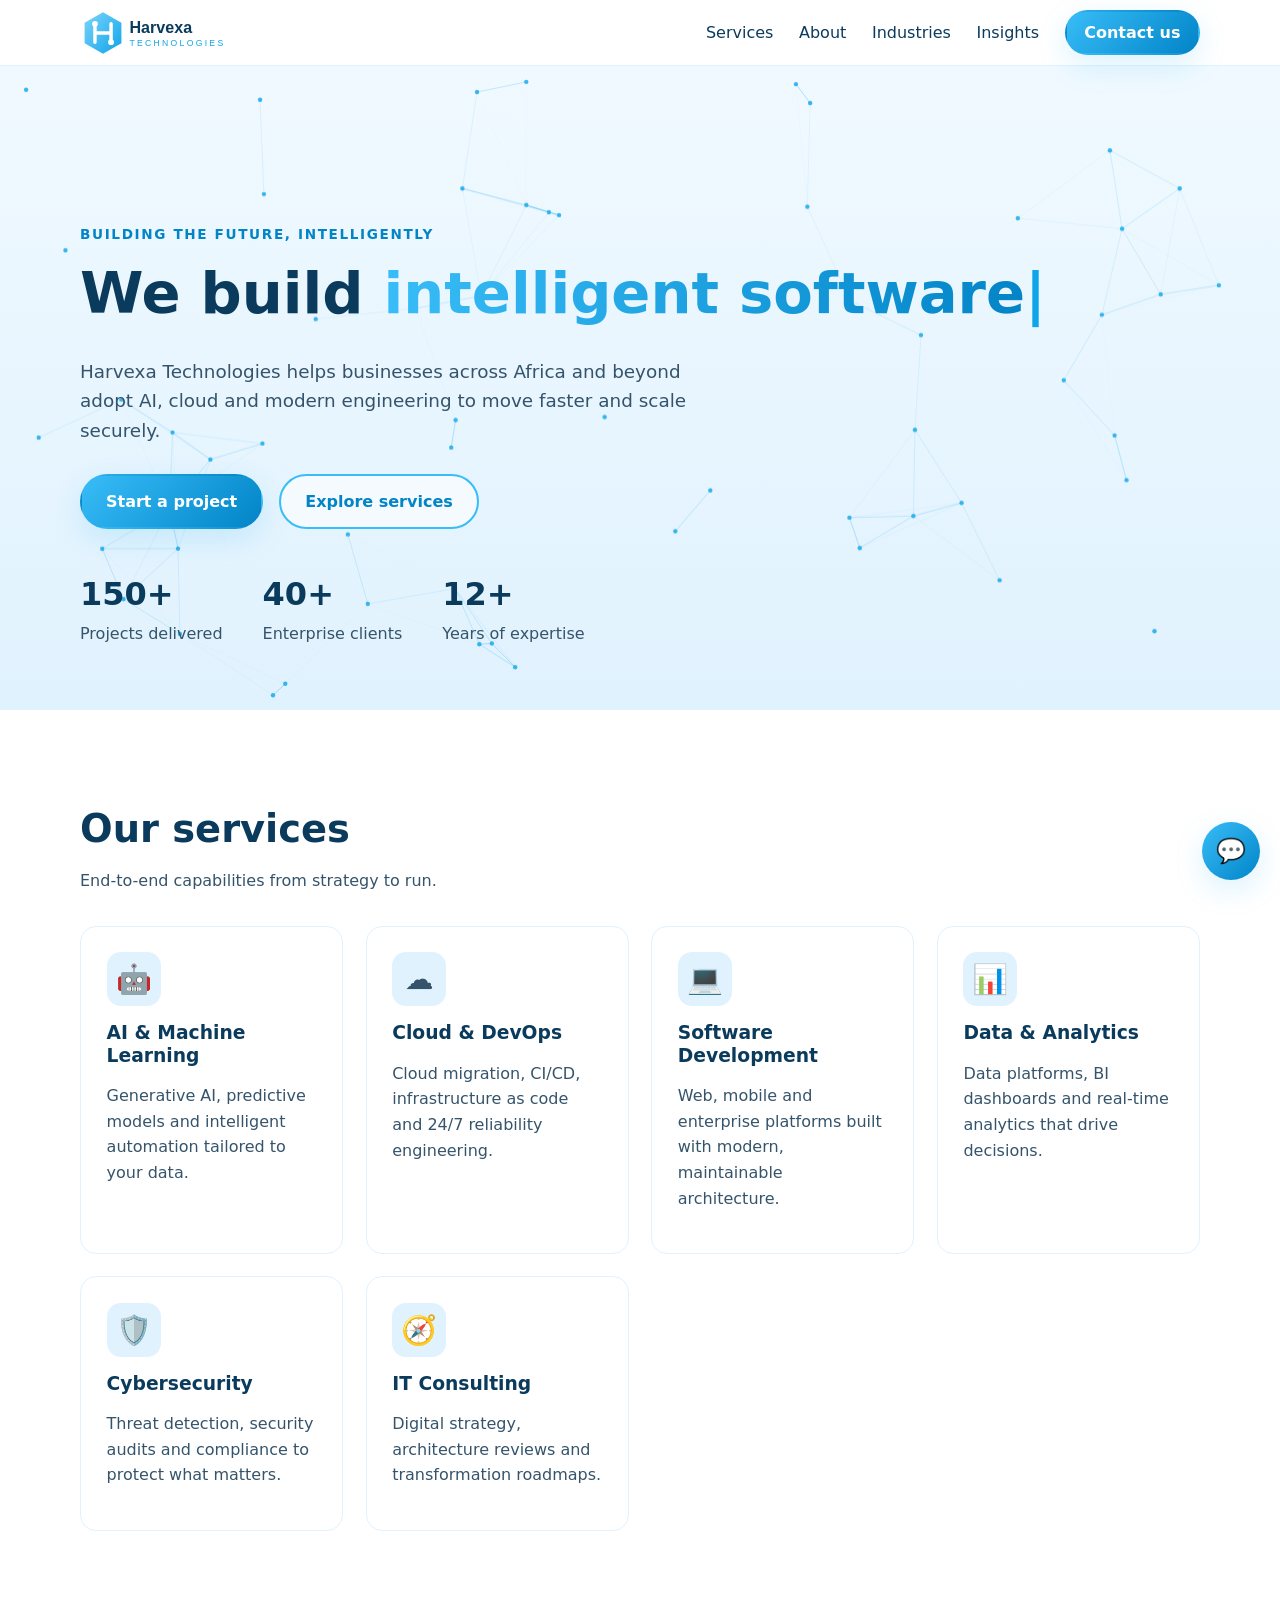
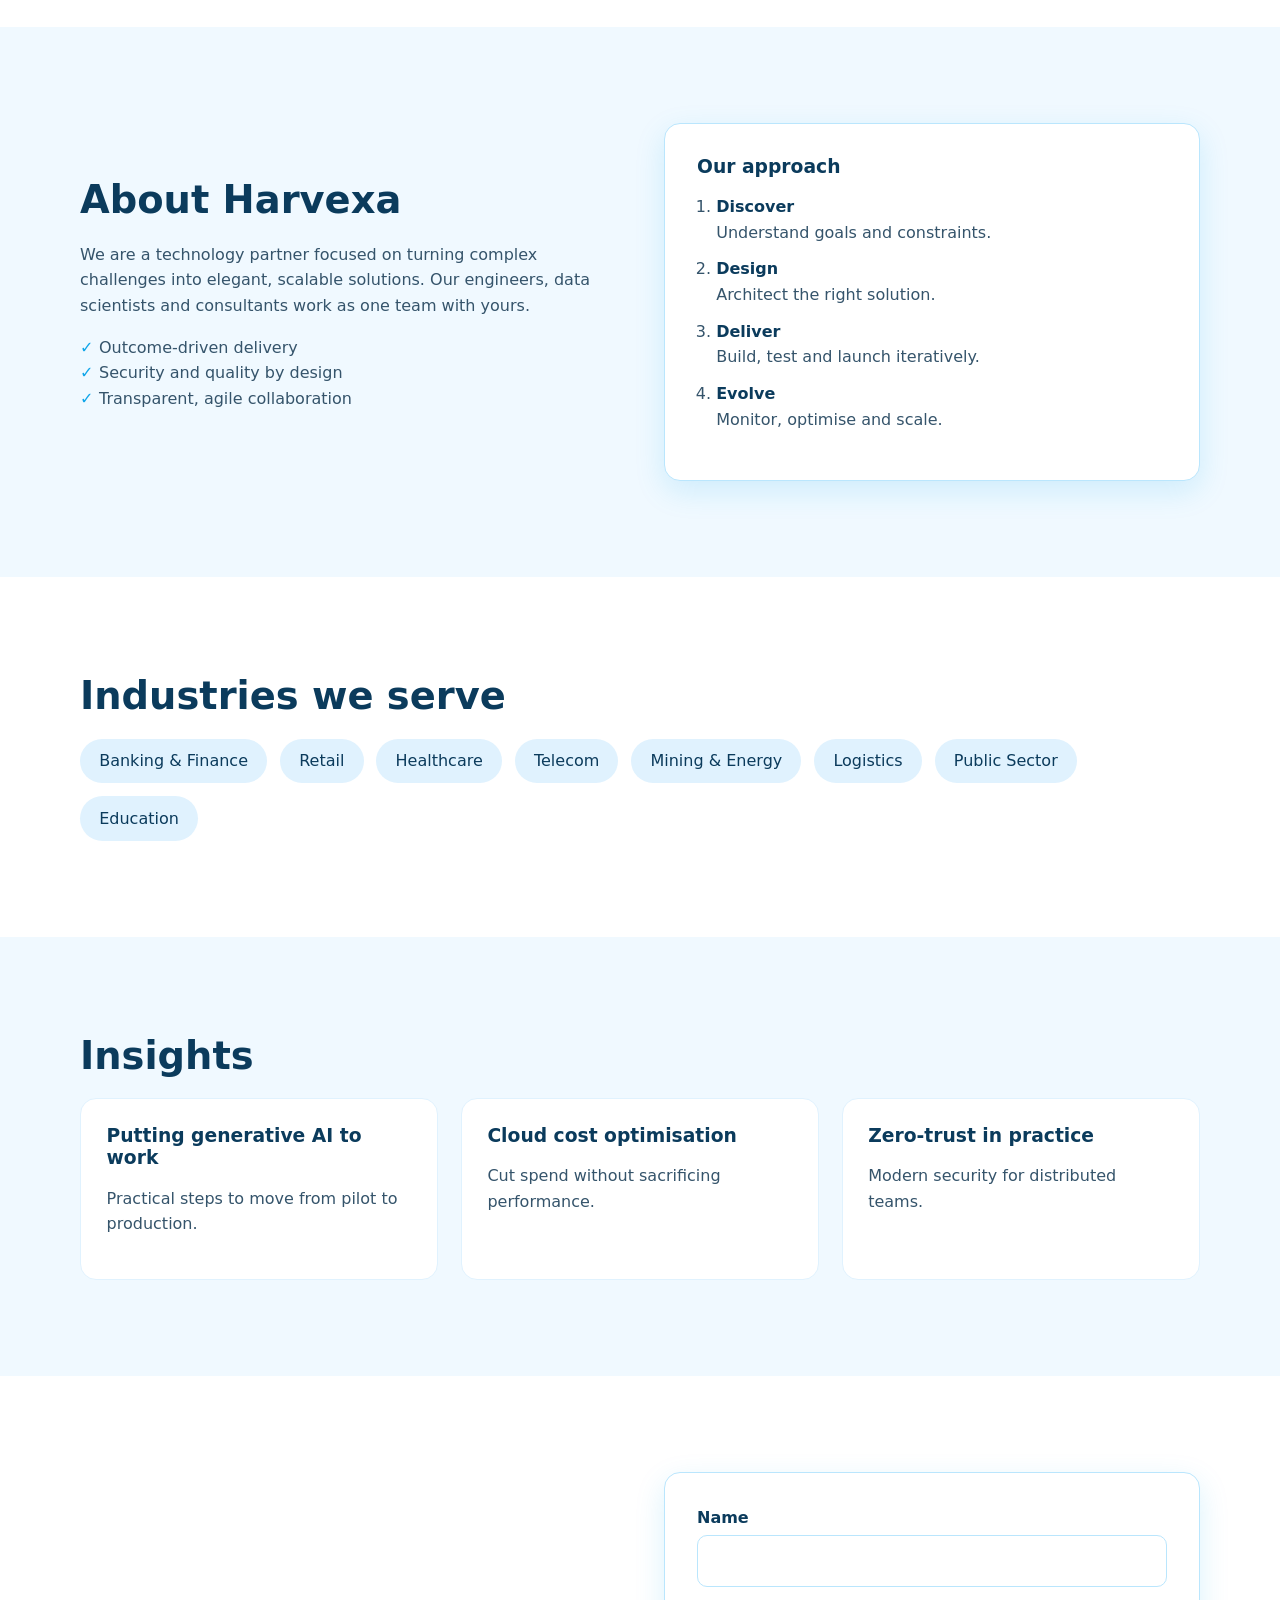
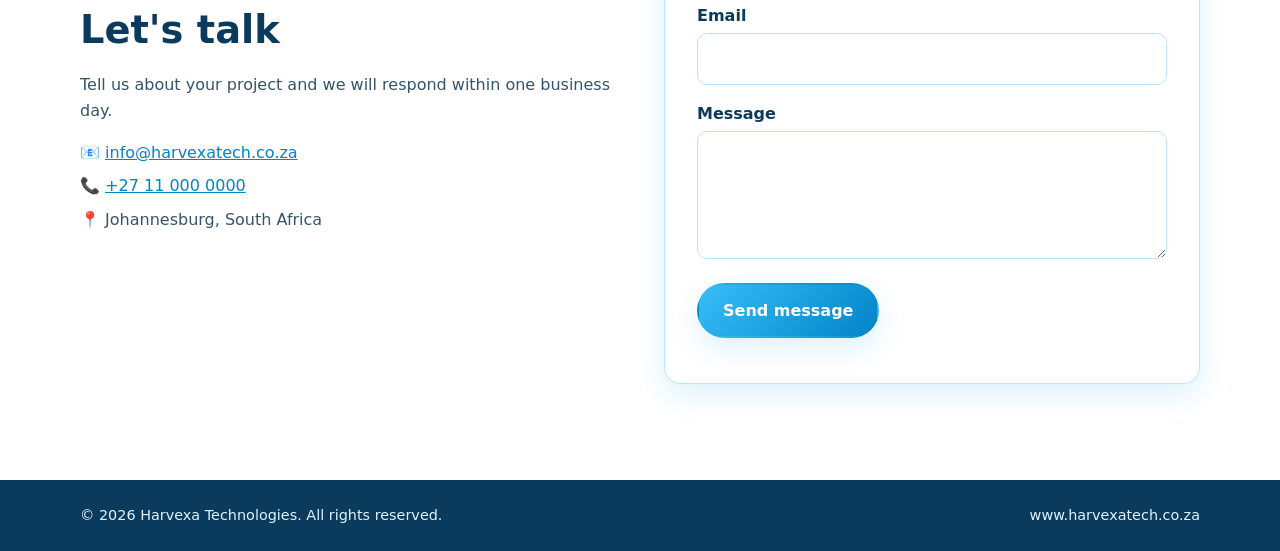
<file: src/index.html>
<!DOCTYPE html>
<html lang="en">

<head>
    <meta charset="utf-8">
    <meta name="viewport" content="width=device-width, initial-scale=1">
    <title>Harvexa Technologies | AI, Cloud &amp; Software Engineering</title>
    <meta name="description"
        content="Harvexa Technologies delivers AI, cloud, cybersecurity, data and software solutions that help enterprises grow.">
    <meta name="theme-color" content="#0ea5e9">
    <link rel="canonical" href="https://www.harvexatech.co.za/">
    <link rel="icon" href="assets/img/favicon.svg" type="image/svg+xml">
    <link rel="manifest" href="site.webmanifest">
    <meta property="og:title" content="Harvexa Technologies">
    <meta property="og:description" content="AI, cloud, cybersecurity, data and software solutions.">
    <meta property="og:url" content="https://www.harvexatech.co.za/">
    <meta property="og:type" content="website">
    <link rel="stylesheet" href="assets/css/styles.css">
</head>

<body>
    <a class="skip" href="#main">Skip to content</a>

    <header class="nav" id="nav">
        <div class="container nav-inner">
            <a href="#home" class="brand" aria-label="Harvexa Technologies home">
                <img src="assets/img/logo.svg" alt="Harvexa Technologies" width="200" height="50">
            </a>
            <button class="burger" id="burger" aria-label="Toggle menu" aria-expanded="false" aria-controls="menu">
                <span></span><span></span><span></span>
            </button>
            <nav id="menu" class="menu" aria-label="Primary">
                <a href="#services">Services</a>
                <a href="#about">About</a>
                <a href="#industries">Industries</a>
                <a href="#insights">Insights</a>
                <a href="#contact" class="btn btn-primary btn-sm">Contact us</a>
            </nav>
        </div>
    </header>

    <main id="main">
        <section class="hero" id="home">
            <canvas id="neural" aria-hidden="true"></canvas>
            <div class="container hero-content">
                <p class="eyebrow">Building the future, intelligently</p>
                <h1>We build <span id="typed" class="grad" aria-live="polite">intelligent software</span><span
                        class="caret">|</span></h1>
                <p class="lead">Harvexa Technologies helps businesses across Africa and beyond adopt AI, cloud and
                    modern engineering to move faster and scale securely.</p>
                <div class="cta">
                    <a href="#contact" class="btn btn-primary">Start a project</a>
                    <a href="#services" class="btn btn-ghost">Explore services</a>
                </div>
                <ul class="stats">
                    <li><strong data-count="150">0</strong><span>Projects delivered</span></li>
                    <li><strong data-count="40">0</strong><span>Enterprise clients</span></li>
                    <li><strong data-count="12">0</strong><span>Years of expertise</span></li>
                </ul>
            </div>
        </section>

        <section class="section" id="services">
            <div class="container">
                <h2>Our services</h2>
                <p class="sub">End-to-end capabilities from strategy to run.</p>
                <div class="grid">
                    <article class="card reveal">
                        <div class="ico">🤖</div>
                        <h3>AI &amp; Machine Learning</h3>
                        <p>Generative AI, predictive models and intelligent automation tailored to your data.</p>
                    </article>
                    <article class="card reveal">
                        <div class="ico">☁️</div>
                        <h3>Cloud &amp; DevOps</h3>
                        <p>Cloud migration, CI/CD, infrastructure as code and 24/7 reliability engineering.</p>
                    </article>
                    <article class="card reveal">
                        <div class="ico">💻</div>
                        <h3>Software Development</h3>
                        <p>Web, mobile and enterprise platforms built with modern, maintainable architecture.</p>
                    </article>
                    <article class="card reveal">
                        <div class="ico">📊</div>
                        <h3>Data &amp; Analytics</h3>
                        <p>Data platforms, BI dashboards and real-time analytics that drive decisions.</p>
                    </article>
                    <article class="card reveal">
                        <div class="ico">🛡️</div>
                        <h3>Cybersecurity</h3>
                        <p>Threat detection, security audits and compliance to protect what matters.</p>
                    </article>
                    <article class="card reveal">
                        <div class="ico">🧭</div>
                        <h3>IT Consulting</h3>
                        <p>Digital strategy, architecture reviews and transformation roadmaps.</p>
                    </article>
                </div>
            </div>
        </section>

        <section class="section alt" id="about">
            <div class="container split">
                <div class="reveal">
                    <h2>About Harvexa</h2>
                    <p>We are a technology partner focused on turning complex challenges into elegant, scalable
                        solutions. Our engineers, data scientists and consultants work as one team with yours.</p>
                    <ul class="ticks">
                        <li>Outcome-driven delivery</li>
                        <li>Security and quality by design</li>
                        <li>Transparent, agile collaboration</li>
                    </ul>
                </div>
                <div class="panel reveal">
                    <h3>Our approach</h3>
                    <ol class="steps">
                        <li><b>Discover</b> Understand goals and constraints.</li>
                        <li><b>Design</b> Architect the right solution.</li>
                        <li><b>Deliver</b> Build, test and launch iteratively.</li>
                        <li><b>Evolve</b> Monitor, optimise and scale.</li>
                    </ol>
                </div>
            </div>
        </section>

        <section class="section" id="industries">
            <div class="container">
                <h2>Industries we serve</h2>
                <div class="chips reveal">
                    <span>Banking &amp; Finance</span><span>Retail</span><span>Healthcare</span><span>Telecom</span>
                    <span>Mining &amp; Energy</span><span>Logistics</span><span>Public
                        Sector</span><span>Education</span>
                </div>
            </div>
        </section>

        <section class="section alt" id="insights">
            <div class="container">
                <h2>Insights</h2>
                <div class="grid grid-3">
                    <article class="card reveal">
                        <h3>Putting generative AI to work</h3>
                        <p>Practical steps to move from pilot to production.</p>
                    </article>
                    <article class="card reveal">
                        <h3>Cloud cost optimisation</h3>
                        <p>Cut spend without sacrificing performance.</p>
                    </article>
                    <article class="card reveal">
                        <h3>Zero-trust in practice</h3>
                        <p>Modern security for distributed teams.</p>
                    </article>
                </div>
            </div>
        </section>

        <section class="section" id="contact">
            <div class="container split">
                <div class="reveal">
                    <h2>Let's talk</h2>
                    <p>Tell us about your project and we will respond within one business day.</p>
                    <ul class="contact-list">
                        <li>📧 <a href="mailto:info@harvexatech.co.za">info@harvexatech.co.za</a></li>
                        <li>📞 <a href="tel:+27110000000">+27 11 000 0000</a></li>
                        <li>📍 Johannesburg, South Africa</li>
                    </ul>
                </div>
                <form class="panel reveal" id="contact-form" action="https://formspree.io/f/YOUR_FORM_ID" method="POST">
                    <label>Name<input name="name" type="text" required autocomplete="name"></label>
                    <label>Email<input name="email" type="email" required autocomplete="email"></label>
                    <label>Message<textarea name="message" rows="4" required></textarea></label>
                    <input type="text" name="_gotcha" tabindex="-1" autocomplete="off" class="hp">
                    <button class="btn btn-primary" type="submit">Send message</button>
                    <p class="form-status" id="form-status" role="status"></p>
                </form>
            </div>
        </section>
    </main>

    <footer class="footer">
        <div class="container foot-inner">
            <span>© <span id="year"></span> Harvexa Technologies. All rights reserved.</span>
            <span>www.harvexatech.co.za</span>
        </div>
    </footer>

    <button class="chat-fab" id="chat-fab" aria-label="Open AI assistant" aria-expanded="false">💬</button>
    <section class="chat" id="chat" aria-label="Harvexa AI assistant" hidden>
        <header><strong>Harvexa AI Assistant</strong><button id="chat-close" aria-label="Close chat">✕</button></header>
        <div class="chat-log" id="chat-log" aria-live="polite"></div>
        <div class="chat-quick" id="chat-quick"></div>
        <form id="chat-form" autocomplete="off">
            <input id="chat-input" type="text" placeholder="Ask about our services..." aria-label="Message">
            <button class="btn btn-primary btn-sm" type="submit">Send</button>
        </form>
    </section>

    <script src="assets/js/neural.js" defer></script>
    <script src="assets/js/chat.js" defer></script>
    <script src="assets/js/main.js" defer></script>
</body>

</html>
</file>
<file: src/assets/css/styles.css>
:root {
    --sky-50: #f0f9ff;
    --sky-100: #e0f2fe;
    --sky-200: #bae6fd;
    --sky-300: #7dd3fc;
    --sky-400: #38bdf8;
    --sky-500: #0ea5e9;
    --sky-600: #0284c7;
    --ink: #0b3b5c;
    --text: #35546b;
    --white: #fff;
    --radius: 16px;
    --shadow: 0 10px 30px rgba(14, 165, 233, .15);
}

* {
    box-sizing: border-box
}

html {
    scroll-behavior: smooth;
    scroll-padding-top: 80px
}

body {
    margin: 0;
    font-family: "Segoe UI", system-ui, -apple-system, Roboto, Arial, sans-serif;
    color: var(--text);
    background: var(--white);
    line-height: 1.6
}

img {
    max-width: 100%;
    height: auto
}

a {
    color: var(--sky-600)
}

.container {
    width: min(1120px, 92%);
    margin-inline: auto
}

.skip {
    position: absolute;
    left: -999px
}

.skip:focus {
    left: 8px;
    top: 8px;
    background: #fff;
    padding: 8px;
    z-index: 100
}

h1,
h2,
h3 {
    color: var(--ink);
    line-height: 1.2;
    margin: 0 0 .5em
}

h1 {
    font-size: clamp(2rem, 5vw, 3.6rem)
}

h2 {
    font-size: clamp(1.6rem, 3.5vw, 2.4rem)
}

.grad {
    background: linear-gradient(90deg, var(--sky-400), var(--sky-600));
    -webkit-background-clip: text;
    background-clip: text;
    color: transparent
}

.caret {
    color: var(--sky-500);
    animation: blink 1s steps(2) infinite
}

@keyframes blink {
    50% {
        opacity: 0
    }
}

.btn {
    display: inline-block;
    padding: .8rem 1.5rem;
    border-radius: 999px;
    font-weight: 600;
    text-decoration: none;
    border: 2px solid transparent;
    cursor: pointer;
    font: inherit;
    font-weight: 600;
    transition: transform .2s, box-shadow .2s
}

.btn:hover {
    transform: translateY(-2px)
}

.btn-primary {
    background: linear-gradient(135deg, var(--sky-400), var(--sky-600));
    color: #fff;
    box-shadow: var(--shadow)
}

.btn-ghost {
    border-color: var(--sky-400);
    color: var(--sky-600);
    background: rgba(255, 255, 255, .6)
}

.btn-sm {
    padding: .5rem 1.1rem
}

.nav {
    position: sticky;
    top: 0;
    z-index: 50;
    background: rgba(255, 255, 255, .85);
    backdrop-filter: blur(10px);
    border-bottom: 1px solid var(--sky-100)
}

.nav-inner {
    display: flex;
    align-items: center;
    justify-content: space-between;
    padding: .6rem 0
}

.brand img {
    display: block;
    height: 46px;
    width: auto
}

.menu {
    display: flex;
    gap: 1.6rem;
    align-items: center
}

.menu a:not(.btn) {
    color: var(--ink);
    text-decoration: none;
    font-weight: 500
}

.menu a:not(.btn):hover {
    color: var(--sky-600)
}

.burger {
    display: none;
    background: none;
    border: 0;
    padding: 8px;
    cursor: pointer
}

.burger span {
    display: block;
    width: 24px;
    height: 2px;
    background: var(--ink);
    margin: 5px 0;
    transition: .3s
}

.hero {
    position: relative;
    overflow: hidden;
    background: linear-gradient(180deg, var(--sky-50), var(--sky-100));
    padding: clamp(4rem, 12vw, 9rem) 0 4rem
}

#neural {
    position: absolute;
    inset: 0;
    width: 100%;
    height: 100%
}

.hero-content {
    position: relative
}

.eyebrow {
    color: var(--sky-600);
    font-weight: 700;
    letter-spacing: .12em;
    text-transform: uppercase;
    font-size: .85rem
}

.lead {
    max-width: 640px;
    font-size: 1.15rem
}

.cta {
    display: flex;
    gap: 1rem;
    flex-wrap: wrap;
    margin: 1.8rem 0
}

.stats {
    list-style: none;
    padding: 0;
    margin: 2.5rem 0 0;
    display: flex;
    gap: 2.5rem;
    flex-wrap: wrap
}

.stats strong {
    display: block;
    font-size: 2rem;
    color: var(--ink)
}

.stats strong::after {
    content: "+"
}

.section {
    padding: clamp(3rem, 8vw, 6rem) 0
}

.section.alt {
    background: var(--sky-50)
}

.sub {
    margin-top: -.2rem;
    margin-bottom: 2rem
}

.grid {
    display: grid;
    grid-template-columns: repeat(auto-fit, minmax(260px, 1fr));
    gap: 1.4rem
}

.grid-3 {
    grid-template-columns: repeat(auto-fit, minmax(240px, 1fr))
}

.card {
    background: #fff;
    border: 1px solid var(--sky-100);
    border-radius: var(--radius);
    padding: 1.6rem;
    transition: transform .25s, box-shadow .25s, border-color .25s
}

.card:hover {
    transform: translateY(-6px);
    box-shadow: var(--shadow);
    border-color: var(--sky-300)
}

.ico {
    font-size: 1.8rem;
    width: 54px;
    height: 54px;
    display: grid;
    place-items: center;
    background: var(--sky-100);
    border-radius: 14px;
    margin-bottom: 1rem
}

.split {
    display: grid;
    grid-template-columns: 1fr 1fr;
    gap: 3rem;
    align-items: center
}

.panel {
    background: #fff;
    border: 1px solid var(--sky-200);
    border-radius: var(--radius);
    padding: 2rem;
    box-shadow: var(--shadow)
}

.ticks {
    list-style: none;
    padding: 0
}

.ticks li::before {
    content: "✓ ";
    color: var(--sky-500);
    font-weight: 700
}

.steps {
    padding-left: 1.2rem
}

.steps li {
    margin-bottom: .7rem
}

.steps b {
    color: var(--ink);
    display: block
}

.chips {
    display: flex;
    flex-wrap: wrap;
    gap: .8rem
}

.chips span {
    padding: .6rem 1.2rem;
    border-radius: 999px;
    background: var(--sky-100);
    color: var(--ink);
    font-weight: 500
}

.contact-list {
    list-style: none;
    padding: 0
}

.contact-list li {
    margin: .5rem 0
}

form label {
    display: block;
    font-weight: 600;
    color: var(--ink);
    margin-bottom: 1rem
}

input,
textarea {
    width: 100%;
    padding: .75rem 1rem;
    margin-top: .3rem;
    border: 1px solid var(--sky-200);
    border-radius: 10px;
    font: inherit
}

input:focus,
textarea:focus {
    outline: 2px solid var(--sky-400);
    border-color: transparent
}

.hp {
    position: absolute;
    left: -9999px
}

.form-status {
    margin: .8rem 0 0;
    font-weight: 600
}

.footer {
    background: var(--ink);
    color: var(--sky-100);
    padding: 1.5rem 0
}

.foot-inner {
    display: flex;
    justify-content: space-between;
    flex-wrap: wrap;
    gap: .5rem;
    font-size: .9rem
}

.chat-fab {
    position: fixed;
    right: 20px;
    bottom: 20px;
    width: 58px;
    height: 58px;
    border-radius: 50%;
    border: 0;
    font-size: 1.5rem;
    cursor: pointer;
    color: #fff;
    background: linear-gradient(135deg, var(--sky-400), var(--sky-600));
    box-shadow: var(--shadow);
    z-index: 60
}

.chat {
    position: fixed;
    right: 20px;
    bottom: 90px;
    width: min(360px, calc(100vw - 40px));
    max-height: 70vh;
    display: flex;
    flex-direction: column;
    background: #fff;
    border-radius: var(--radius);
    box-shadow: 0 20px 50px rgba(11, 59, 92, .25);
    overflow: hidden;
    z-index: 60
}

.chat[hidden] {
    display: none
}

.chat header {
    display: flex;
    justify-content: space-between;
    align-items: center;
    padding: .9rem 1rem;
    background: linear-gradient(135deg, var(--sky-400), var(--sky-600));
    color: #fff
}

.chat header button {
    background: none;
    border: 0;
    color: #fff;
    cursor: pointer;
    font-size: 1rem
}

.chat-log {
    flex: 1;
    overflow-y: auto;
    padding: 1rem;
    display: flex;
    flex-direction: column;
    gap: .6rem;
    min-height: 200px
}

.msg {
    padding: .6rem .9rem;
    border-radius: 14px;
    max-width: 85%;
    font-size: .95rem
}

.msg.bot {
    background: var(--sky-100);
    color: var(--ink);
    align-self: flex-start
}

.msg.user {
    background: var(--sky-500);
    color: #fff;
    align-self: flex-end
}

.chat-quick {
    display: flex;
    gap: .4rem;
    flex-wrap: wrap;
    padding: 0 1rem .6rem
}

.chat-quick button {
    border: 1px solid var(--sky-300);
    background: #fff;
    color: var(--sky-600);
    border-radius: 999px;
    padding: .25rem .7rem;
    cursor: pointer;
    font-size: .8rem
}

.chat form {
    display: flex;
    gap: .5rem;
    padding: .7rem;
    border-top: 1px solid var(--sky-100)
}

.chat input {
    margin: 0
}

.reveal {
    opacity: 0;
    transform: translateY(24px);
    transition: opacity .7s, transform .7s
}

.reveal.in {
    opacity: 1;
    transform: none
}

.notfound main {
    min-height: 100vh;
    display: grid;
    place-content: center;
    text-align: center
}

@media (max-width:820px) {
    .burger {
        display: block
    }

    .menu {
        position: absolute;
        top: 100%;
        left: 0;
        right: 0;
        flex-direction: column;
        align-items: flex-start;
        gap: 1rem;
        padding: 1.2rem 4%;
        background: #fff;
        border-bottom: 1px solid var(--sky-100);
        display: none
    }

    .menu.open {
        display: flex
    }

    .split {
        grid-template-columns: 1fr;
        gap: 2rem
    }

    .brand img {
        height: 40px
    }
}

@media (prefers-reduced-motion:reduce) {
    * {
        animation: none !important;
        transition: none !important;
        scroll-behavior: auto !important
    }

    .reveal {
        opacity: 1;
        transform: none
    }
}
</file>
